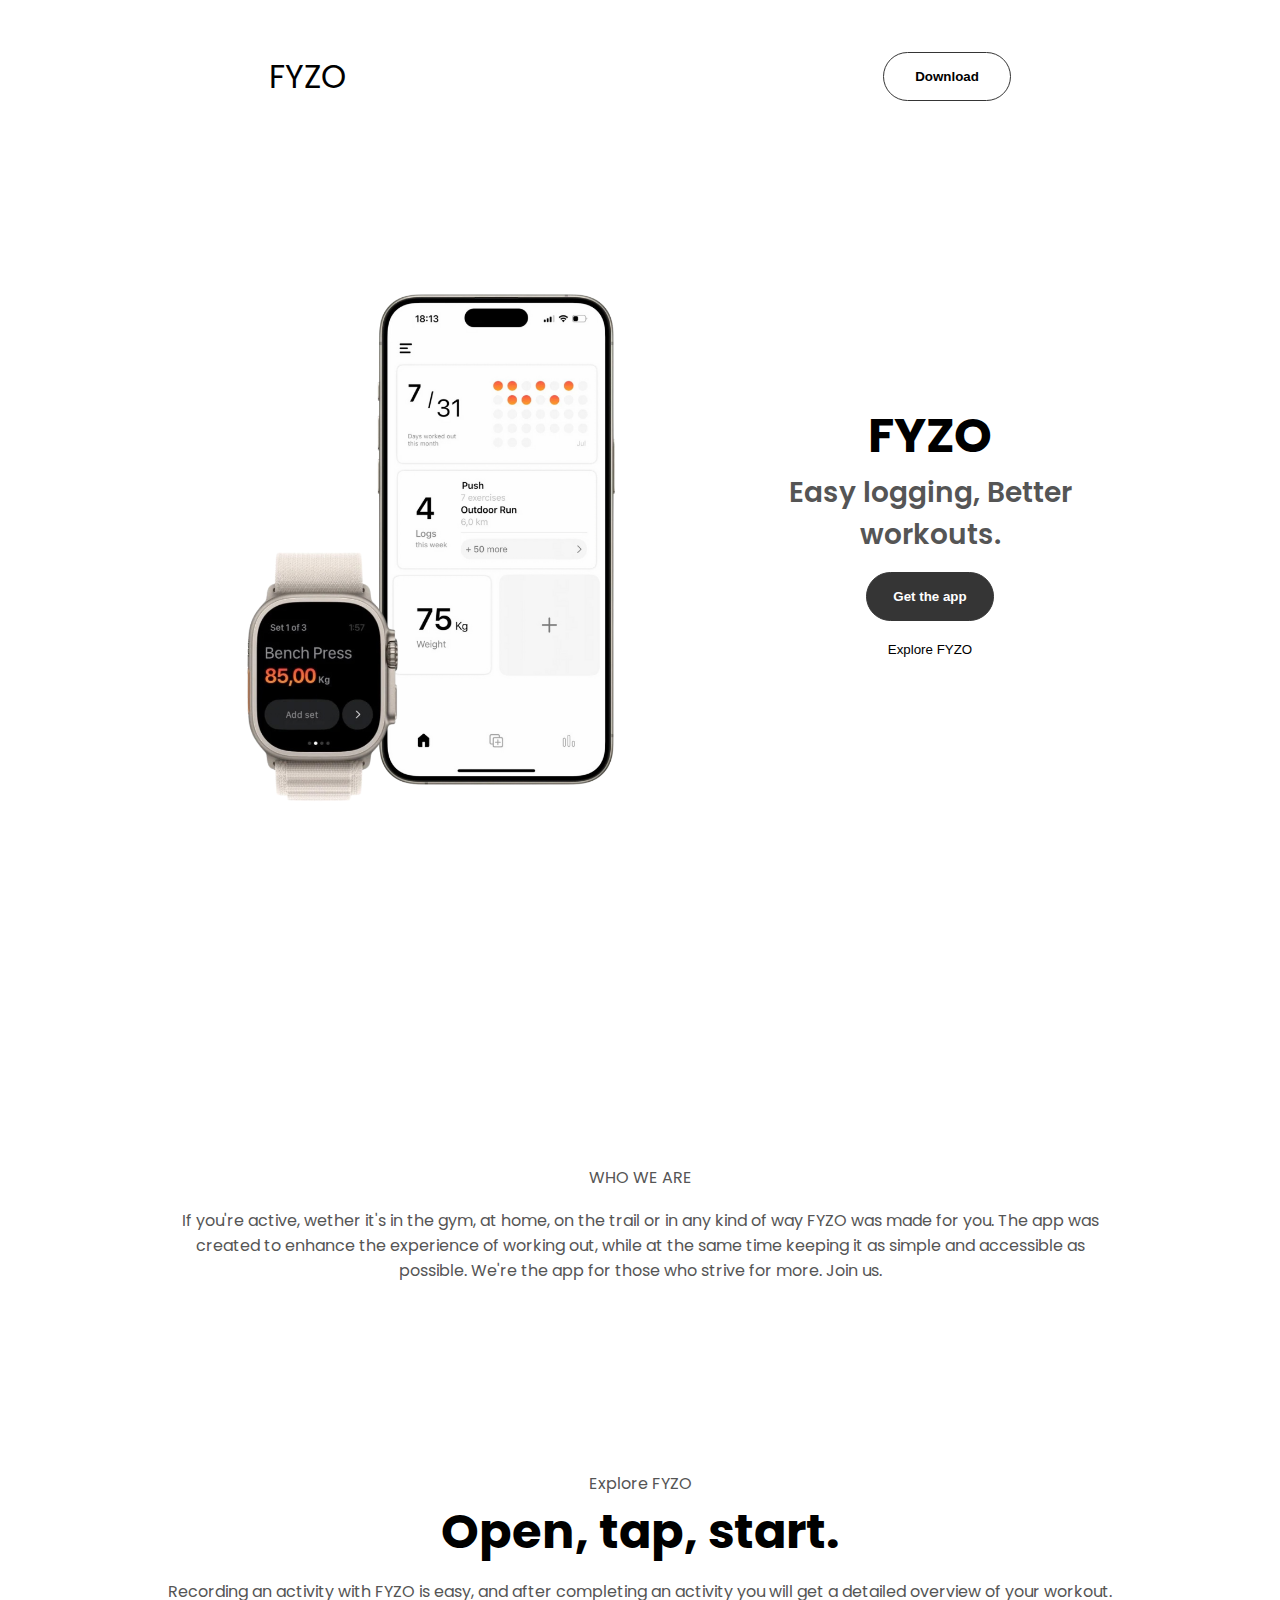
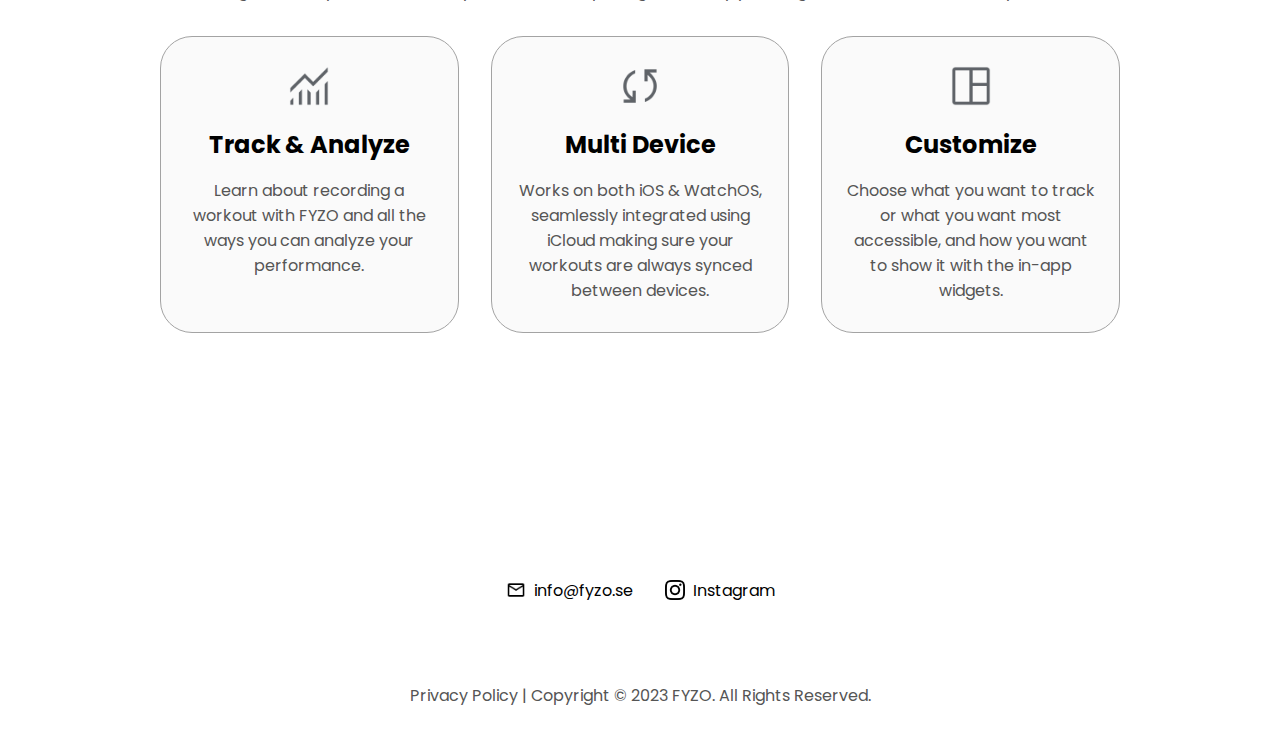
<file: index.html>
<!DOCTYPE html>
<html lang="en">
  <head>
    <meta charset="UTF-8" />
    <meta http-equiv="X-UA-Compatible" content="IE=edge" />
    <meta name="viewport" content="width=device-width, initial-scale=1.0" />
    <title>FYZO</title>
    <link rel="stylesheet" href="style.css" />
    <link rel="stylesheet" href="mediaqueries.css" />
  </head>
  <body>
    <nav id="desktop-nav">
      <div class="logo">FYZO</div>
      <div>
        <ul class="nav-links">
            <button class="btn btn-color-2" onclick="location.href='https://apps.apple.com/se/app/fyzo/id6467543112'">
                Download
            </button>
        </ul>
      </div>
    </nav>
    <section id="profile">
      <div class="section__pic-container">
        <img src="assets/iOS+Watch_white_v_1_0_16.png" alt="iOS & Watch" />
      </div>
      <div class="section__text">
        <h1 class="title">FYZO</h1>
        <p class="section__text__p2">Easy logging, Better workouts.</p>
        <div class="btn-container">
          <button
            class="btn btn-color-1"
            onclick="location.href='https://apps.apple.com/se/app/fyzo/id6467543112'"
          >
            Get the app
          </button>
        </div>
        <div class="btn-container">
            <button 
            class="btn2 btn-color-3"
            onclick="location.href='./#explore-fyzo'">
                Explore FYZO
            </button>
        </div>
      </div>
    </section>
    <section id="about">
      <p class="section__text__p1">WHO WE ARE</p>
      <div class="section-container">
        <div class="about-details-container">
          <div class="explore-fyzo-text">
            <p>
              If you're active, wether it's in the gym, at home, on the
              trail or in any kind of way FYZO was made for you. The 
              app was created to enhance the experience of working
              out, while at the same time keeping it as simple and accessible
              as possible. We're the app for those who strive for more. 
              Join us.
            </p>
          </div>
        </div>
      </div>
    </section>
    <section id="explore-fyzo">
      <p class="section__text__p1">Explore FYZO</p>
      <h3 class="title">Open, tap, start.</h3>
      <div class="explore-fyzo-details-container">
        <div class="explore-fyzo-text">
            <p>
                Recording an activity with FYZO is easy, and
                after completing an activity you will get a detailed
                overview of your workout.
            </p>
        </div>
      </div>
      <div class="experience-details-container">
        <div class="about-containers">
            <div class="details-container color-container">
            <div class="article-container">
              <img
                src="./assets/monitor-progress.png"
                alt="Graph"
                class="project-img"
              />
            </div>
            <h2 class="experience-sub-title project-title">Track & Analyze</h2>
            <div class="btn-container">
                <p class="section__text__p1">
                    Learn about recording a workout with FYZO and
                    all the ways you can analyze your performance.
                </p>
            </div>
          </div>
          <div class="details-container color-container">
            <div class="article-container">
              <img
                src="./assets/sync.png"
                alt="Watch symbol + iPhone gen3 symbol"
                class="project-img"
              />
            </div>
            <h2 class="experience-sub-title project-title">Multi Device</h2>
            <div class="btn-container">
                <p class="section__text__p1">
                    Works on both iOS & WatchOS, seamlessly integrated
                    using iCloud making sure your workouts are always
                    synced between devices.
                </p>
            </div>
          </div>
          
          <div class="details-container color-container">
            <div class="article-container">
              <img
                src="./assets/widgets.png"
                alt="Widgets"
                class="project-img"
              />
            </div>
            <h2 class="experience-sub-title project-title">Customize</h2>
            <div class="btn-container">
                <p class="section__text__p1">
                    Choose what you want to track or what you want most accessible,
                    and how you want to show it with the in-app widgets.
                </p>
            </div>
          </div>
        </div>
      </div>
    <div class="btn-container">
     <p class="section__text__p1">
        
    </div>
    </section>
    <footer>
      <nav>
        <div class="nav-links-container">
          <ul class="footer-links">
            <li class="contact-item">
              <img src="./assets/email.png" alt="Email icon" class="icon contact-icon email-icon" />
              <a href="mailto:info@fyzo.se">info@fyzo.se</a>
            </li>
            <li class="contact-item">
              <img src="./assets/instagram.png" alt="Instagram icon" class="icon contact-icon instagram-icon" />
              <a href="https://www.instagram.com/fyzoapp/" target="_blank">Instagram</a>
            </li>            
          </ul>
        </div>        
      </nav>
      <p>
        <a href="privacy-policy/">Privacy Policy</a>
        | Copyright &#169; 2023 FYZO. All Rights Reserved.
      </p>
    </footer>    
    <script src="script.js"></script>
  </body>
</html>
</file>
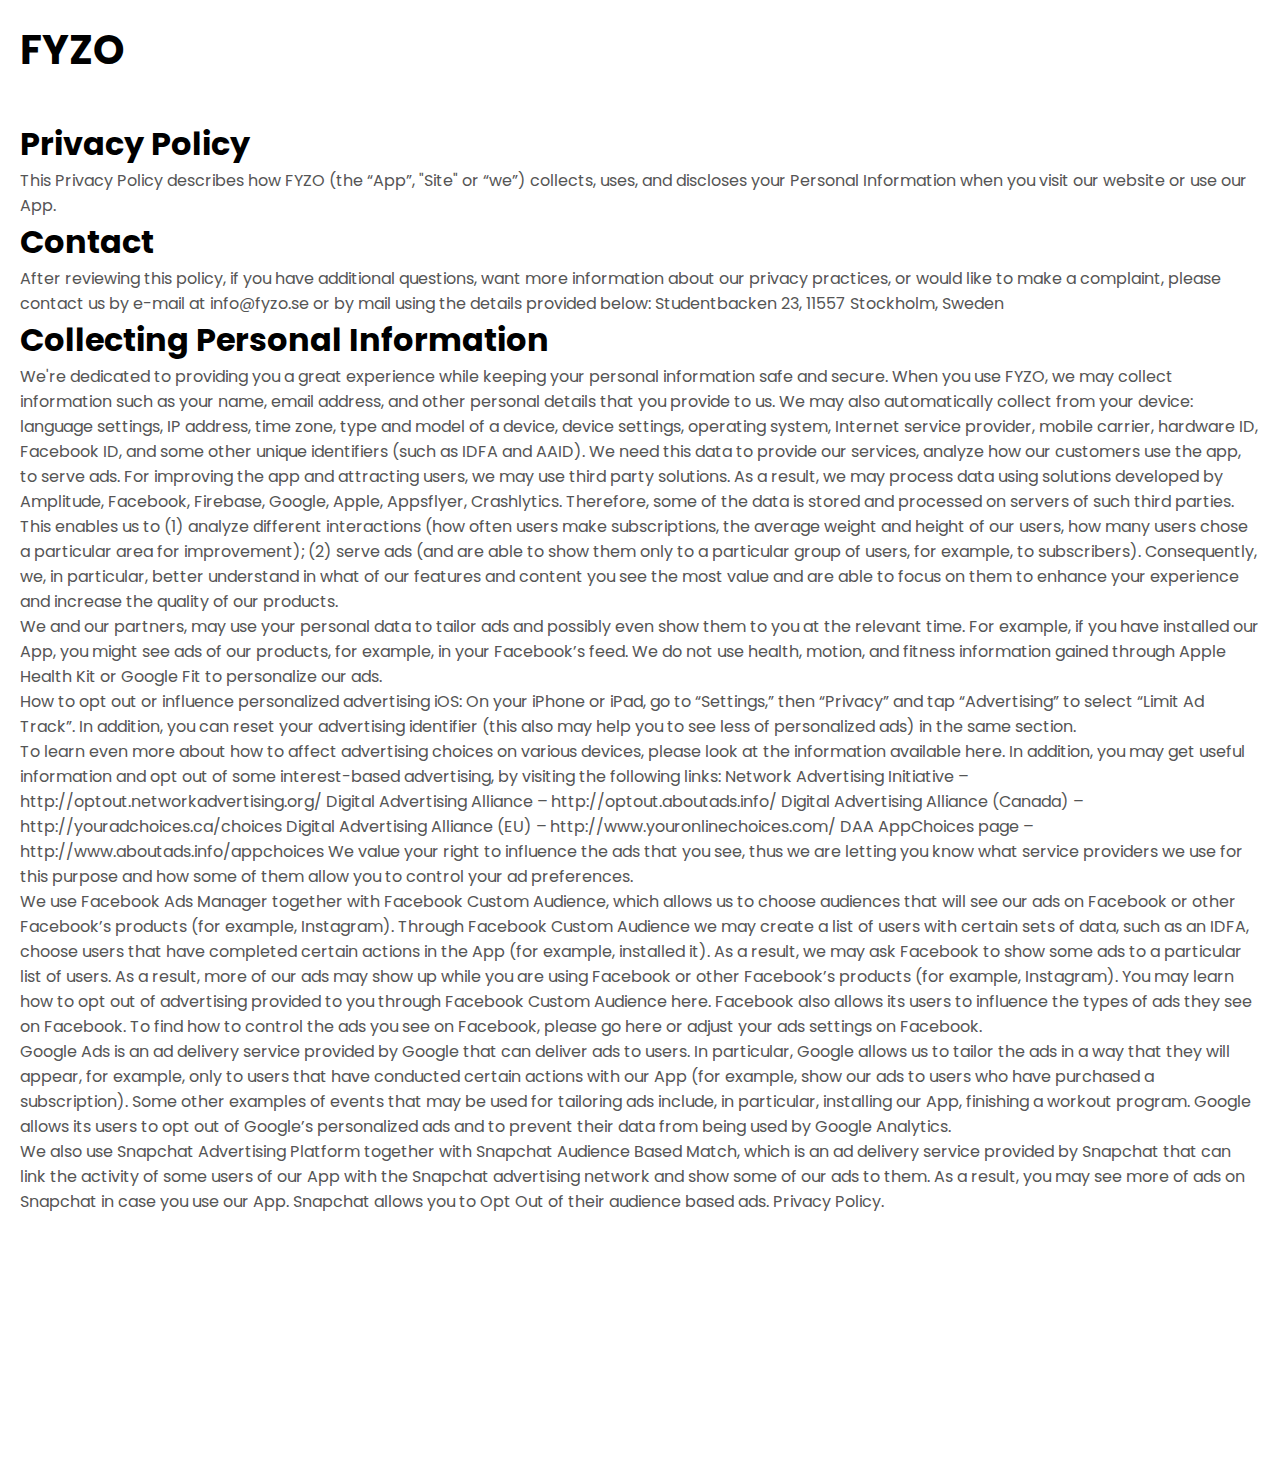
<file: privacy.html>
<!DOCTYPE html>
<html lang="en">
<head>
    <meta charset="UTF-8">
    <meta name="viewport" content="width=device-width, initial-scale=1.0">
    <title>Privacy Policy</title>
    <link rel="stylesheet" href="style.css" />
    <link rel="stylesheet" href="mediaqueries.css" />
</head>
<body>
    <header class="logo-header">
        <a href="index.html"><h1>FYZO</h1></a>
    </header>    
    <div class="content-container">
        <header>
            <h1>Privacy Policy</h1>
        </header>
        <p>
            This Privacy Policy describes how FYZO (the “App”, "Site" or “we”) 
            collects, uses, and discloses your Personal Information when you 
            visit our website or use our App.
        </p>
        <h1>Contact</h1>
        <p>
            After reviewing this policy, if you have additional questions, 
            want more information about our privacy practices, 
            or would like to make a complaint, please contact us by e-mail 
            at info@fyzo.se or by mail using the details provided below: 
            Studentbacken 23, 11557 Stockholm, Sweden
        </p>
        <h1>
            Collecting Personal Information
        </h1>
        <p>
            We're dedicated to providing you a great experience while keeping 
            your personal information safe and secure. When you use FYZO, we may 
            collect information such as your name, email address, and other personal 
            details that you provide to us. We may also automatically collect 
            from your device: language settings, IP address, time zone, type and 
            model of a device, device settings, operating system, Internet service 
            provider, mobile carrier, hardware ID, Facebook ID, and some other unique 
            identifiers (such as IDFA and AAID). We need this data to provide our 
            services, analyze how our customers use the app, to serve ads. For 
            improving the app and attracting users, we may use third party solutions. 
            As a result, we may process data using solutions developed by Amplitude, 
            Facebook, Firebase, Google, Apple, Appsflyer, Crashlytics. Therefore, 
            some of the data is stored and processed on servers of such third parties. 
            This enables us to (1) analyze different interactions (how often users 
            make subscriptions, the average weight and height of our users, how many 
            users chose a particular area for improvement); (2) serve ads (and are 
            able to show them only to a particular group of users, for example, to 
            subscribers). Consequently, we, in particular, better understand in what 
            of our features and content you see the most value and are able to focus 
            on them to enhance your experience and increase the quality of our products.
        </p>
        <p>
            We and our partners, may use your personal data to tailor ads and possibly 
            even show them to you at the relevant time. For example, if you have installed 
            our App, you might see ads of our products, for example, in your Facebook’s feed. 
            We do not use health, motion, and fitness information gained through Apple 
            Health Kit or Google Fit to personalize our ads.
        </p>
        <p>
            How to opt out or influence personalized advertising iOS: On your iPhone or iPad, 
            go to “Settings,” then “Privacy” and tap “Advertising” to select “Limit Ad Track”. 
            In addition, you can reset your advertising identifier (this also may help you to 
            see less of personalized ads) in the same section.
        </p>
        <p>
            To learn even more about how to affect advertising choices on various devices, 
            please look at the information available here. In addition, you may get useful 
            information and opt out of some interest-based advertising, by visiting the following links:
            Network Advertising Initiative – http://optout.networkadvertising.org/
            Digital Advertising Alliance – http://optout.aboutads.info/
            Digital Advertising Alliance (Canada) –  http://youradchoices.ca/choices
            Digital Advertising Alliance (EU) –  http://www.youronlinechoices.com/
            DAA AppChoices page –  http://www.aboutads.info/appchoices
            We value your right to influence the ads that you see, thus we are letting you know what 
            service providers we use for this purpose and how some of them allow you to control your 
            ad preferences.
        </p>
        <p>
            We use Facebook Ads Manager together with Facebook Custom Audience, which allows us to 
            choose audiences that will see our ads on Facebook or other Facebook’s 
            products (for example, Instagram). Through Facebook Custom Audience we may create a list 
            of users with certain sets of data, such as an IDFA, choose users that have completed 
            certain actions in the App (for example, installed it). As a result, we may ask Facebook 
            to show some ads to a particular list of users. As a result, more of our ads may show up 
            while you are using Facebook or other Facebook’s products (for example, Instagram). You 
            may learn how to opt out of advertising provided to you through Facebook Custom Audience 
            here. Facebook also allows its users to influence the types of ads they see on Facebook. 
            To find how to control the ads you see on Facebook, please go here or adjust your ads 
            settings on Facebook.
        </p>
        <p>
            Google Ads is an ad delivery service provided by Google that can deliver ads to users. 
            In particular, Google allows us to tailor the ads in a way that they will appear, for example, 
            only to users that have conducted certain actions with our App (for example, show our ads to 
            users who have purchased a subscription). Some other examples of events that may be used for 
            tailoring ads include, in particular, installing our App, finishing a workout program. Google 
            allows its users to opt out of Google’s personalized ads and to prevent their data from being 
            used by Google Analytics.
        </p>
        <p>
            We also use Snapchat Advertising Platform together with Snapchat Audience Based Match, which is 
            an ad delivery service provided by Snapchat that can link the activity of some users of our App 
            with the Snapchat advertising network and show some of our ads to them. As a result, you may see 
            more of ads on Snapchat in case you use our App. Snapchat allows you to Opt Out of their audience 
            based ads. Privacy Policy.
        </p>
    </div>
    <footer>
        <!-- Footer content if needed -->
    </footer>
</body>
</html>
</file>
<file: style.css>
/* GENERAL */

@import url("https://fonts.googleapis.com/css2?family=Poppins:wght@300;400;500;600&display=swap");

* {
  margin: 0;
  padding: 0;
}

body {
  font-family: "Poppins", sans-serif;
}

html {
  scroll-behavior: smooth;
}

p {
  color: rgb(85, 85, 85);
}

/* TRANSITION */

a,
.btn {
  transition: all 300ms ease;
}

/* DESKTOP NAV */

nav,
.nav-links {
  display: flex;
}

nav {
  justify-content: space-around;
  align-items: center;
  height: 17vh;
}

.nav-links {
  gap: 2rem;
  list-style: none;
  font-size: 1.5rem;
}

a {
  color: black;
  text-decoration: none;
  text-decoration-color: white;
}

a:hover {
  color: grey;
  text-decoration: underline;
  text-underline-offset: 1rem;
  text-decoration-color: rgb(181, 181, 181);
}

.logo {
  font-size: 2rem;
}

.logo:hover {
  cursor: default;
}

.menu-links {
  position: absolute;
  top: 100%;
  right: 0;
  background-color: white;
  width: fit-content;
  max-height: 0;
  overflow: hidden;
  transition: all 0.3 ease-in-out;
}

.menu-links a {
  display: block;
  padding: 10px;
  text-align: center;
  font-size: 1.5rem;
  color: black;
  text-decoration: none;
  transition: all 0.3 ease-in-out;
}

.menu-links li {
  list-style: none;
}

.menu-links.open {
  max-height: 300px;
}

/* SECTIONS */

section {
  padding-top: 4vh;
  padding-bottom: 16vh;
  height: 34vh;
  margin: 0 10rem;
  box-sizing: border-box;
  min-height: fit-content;
}

.section-container {
  display: flex;
}

/* PROFILE SECTION */

#profile {
  display: flex;
  justify-content: center;
  gap: 5rem;
  height: 80vh;
}

.section__pic-container {
  display: flex;
  height: 400px;
  width: 400px;
  margin: auto 0;
}

.section__text {
  align-self: center;
  text-align: center;
}

.section__text p {
  font-weight: 600;
}

.section__text__p1 {
  text-align: center;
}

.section__text__p2 {
  font-size: 1.75rem;
  margin-bottom: 1rem;
}

.title {
  font-size: 3rem;
  text-align: center;
}

#socials-container {
  display: flex;
  justify-content: center;
  margin-top: 1rem;
  gap: 1rem;
}

/* ICONS */

.icon {
  cursor: pointer;
  height: 2rem;
}

/* BUTTONS */

.btn-container {
  display: flex;
  justify-content: center;
  gap: 1rem;
  padding-bottom: 5px;
}

.btn {
  font-weight: 600;
  transition: all 300ms ease;
  padding: 1rem;
  width: 8rem;
  border-radius: 2rem;
}

.btn-color-1,
.btn-color-2 {
  border: rgb(53, 53, 53) 0.1rem solid;
}

.btn-color-1:hover,
.btn-color-2:hover,
.btn-color-3:hover {
  cursor: pointer;
}

.btn-color-1,
.btn-color-2:hover {
  background: rgb(53, 53, 53);
  color: white;
}

.btn-color-1:hover {
  background: rgb(0, 0, 0);
}

.btn-color-2 {
  background: none;
}

.btn-color-2:hover {
  border: rgb(255, 255, 255) 0.1rem solid;
}

.btn-container {
  gap: 1rem;
}

.btn2 {
    font-weight: 400;
    transition: all 300ms ease;
    padding: 1rem;
    width: 8rem;
    border-radius: 2rem;
  }

.btn-color-3 {
    background: none;
    border: none;
}  

/* ABOUT SECTION */

#about {
  position: relative;
}

.about-containers {
  gap: 2rem;
  margin-bottom: 2rem;
  margin-top: 2rem;
}

.about-details-container {
  justify-content: center;
  flex-direction: column;
}

.about-containers,
.about-details-container {
  display: flex;
}

.about-pic {
  border-radius: 2rem;
}

.arrow {
  position: absolute;
  right: -5rem;
  bottom: 2.5rem;
}

.details-container {
  padding: 1.5rem;
  flex: 1;
  background: white;
  border-radius: 2rem;
  border: rgb(53, 53, 53) 0.1rem solid;
  border-color: rgb(163, 163, 163);
  text-align: center;
}

.section-container {
  gap: 4rem;
  height: 80%;
}

.section__pic-container {
  height: 700px;
  width: 500px;
  margin: auto 0;
}



/* EXPLORE FYZO SECTION */

#explore-fyzo {
  position: relative;
}

.explore-fyzo-sub-title {
  color: rgb(85, 85, 85);
  font-weight: 600;
  font-size: 1.75rem;
  margin-bottom: 2rem;
}

.explore-fyzo-details-container {
  display: flex;
  justify-content: center;
  flex-direction: column;
}

.explore-fyzo-text {
    text-align: center;
    margin-top: 0.7rem;
}

.article-container {
  display: flex;
  text-align: initial;
  flex-wrap: wrap;
  flex-direction: row;
  gap: 2.5rem;
  justify-content: space-around;
}

.article-container img {
    width: 100%; /* Ensure the image adapts to the container size */
    max-width: 350px; /* Set a maximum width to make the image smaller */
    border-radius: 1rem; /* Add rounded corners */
    display: block; /* Prevent any extra spacing issues caused by inline elements */
    object-fit: cover; /* Ensure the image maintains aspect ratio */
}

article {
  display: flex;
  width: 10rem;
  justify-content: space-around;
  gap: 0.5rem;
}

article .icon {
  cursor: default;
}

/* PROJECTS SECTION */

#projects {
  position: relative;
}

.color-container {
  border-color: rgb(163, 163, 163);
  background: rgb(250, 250, 250);
}

.project-img {
  border-radius: 2rem;
  width: 20% !important; /* Ensure this width takes precedence */
  height: auto; /* Maintain aspect ratio for the height */
}


.project-title {
  margin: 1rem;
  color: black;
}

.project-btn {
  color: black;
  border-color: rgb(163, 163, 163);
}

/* CONTACT */

#contact {
  display: flex;
  justify-content: center;
  flex-direction: column;
  height: 70vh;
}

.contact-info-upper-container {
  display: flex;
  justify-content: center;
  padding: 0.5rem;
}

.contact-info-container {
  display: flex;
  align-items: center;
  justify-content: center;
  gap: 0.5rem;
  margin: 1rem;
}

.contact-info-container p {
  font-size: larger;
}

.contact-icon {
  cursor: default;
}

.email-icon {
  height: 2.5rem;
}

/* FOOTER SECTION */

footer {
  height: 26vh;
  margin: 0 1rem;
}

footer p {
  text-align: center;
}

/* Footer Links */
.footer-links {
  display: flex;
  justify-content: center;
  flex-direction: row; /* Align links horizontally */
  list-style: none; /* Remove bullet points */
  gap: 2rem; /* Add space between the links */
}

.footer-links a {
  color: rgb(85, 85, 85); /* Text color */
  font-weight: 400;
  text-decoration: none; /* Remove underline */
  font-size: 1rem;
}

.footer-links a:hover {
  color: grey; /* Hover effect */
  text-decoration: underline; /* Underline on hover */
}

/* Contact Items (Email and Instagram) */
.footer-links .contact-item {
  display: flex;
  align-items: center; /* Vertically center icon and text */
  gap: 0.5rem; /* Space between icon and text */
}

.footer-links .contact-item img {
  width: 20px; /* Icon size */
  height: 20px;
}

.footer-links .contact-item a {
  color: black; /* Ensure black color for email and Instagram */
  font-weight: 400;
}

.footer-links .contact-item a:hover {
  text-decoration: underline;
}

/* Footer Text */
footer p {
  text-align: center;
  margin-top: 1rem;
}

footer p a {
  color: rgb(85, 85, 85); /* Match color of links */
  text-decoration: none;
}

footer p a:hover {
  color: grey;
  text-decoration: underline;
}

.content-container {
  padding: 20px; /* Adjust this value for more or less padding */
}

/* Style for the logo header */
.logo-header {
  text-align: left;       /* Center-align the logo */
  padding: 20px;            /* Add padding around the logo */
}

.logo-header h1 {
  font-size: 2.5em;         
  margin: 0;                
  font-weight: bold;   
}
</file>
<file: mediaqueries.css>
@media screen and (max-width: 1400px) {
    #profile {
      height: 83vh;
      margin-bottom: 6rem;
    }
    .about-containers {
      flex-wrap: wrap;
    }
    #contact,
    #projects {
      height: fit-content;
    }
  }
  
  @media screen and (max-width: 1200px) {
    #desktop-nav {
      display: none;
    }
    #hamburger-nav {
      display: flex;
    }
    #experience,
    .experience-details-container {
      margin-top: 2rem;
    }
    #profile,
    .section-container {
      display: block;
    }
    .arrow {
      display: none;
    }
    section,
    .section-container {
      height: fit-content;
    }
    section {
      margin: 0 5%;
    }
    .section__pic-container {
      width: 275px;
      height: 275px;
      margin: 0 auto 2rem;
    }
    .about-containers {
      margin-top: 0;
    }
  }
  
  @media screen and (max-width: 600px) {
    #contact,
    footer {
      height: 40vh;
    }
    #profile {
      height: 83vh;
      margin-bottom: 0;
    }
    article {
      font-size: 1rem;
    }
    footer nav {
      height: fit-content;
      margin-bottom: 2rem;
    }
    .about-containers,
    .contact-info-upper-container,
    .btn-container {
      flex-wrap: wrap;
    }
    .contact-info-container {
      margin: 0;
    }
    .contact-info-container p,
    .nav-links li a {
      font-size: 1rem;
    }
    .experience-sub-title {
      font-size: 1.25rem;
    }
    .logo {
      font-size: 1.5rem;
    }
    .nav-links {
      flex-direction: column;
      gap: 0.5rem;
      text-align: center;
    }
    .section__pic-container {
      width: auto;
      height: 46vw;
      justify-content: center;
    }
    .section__text__p2 {
      font-size: 1.25rem;
    }
    .title {
      font-size: 2rem;
    }
    .text-container {
      text-align: justify;
    }
  }
</file>
